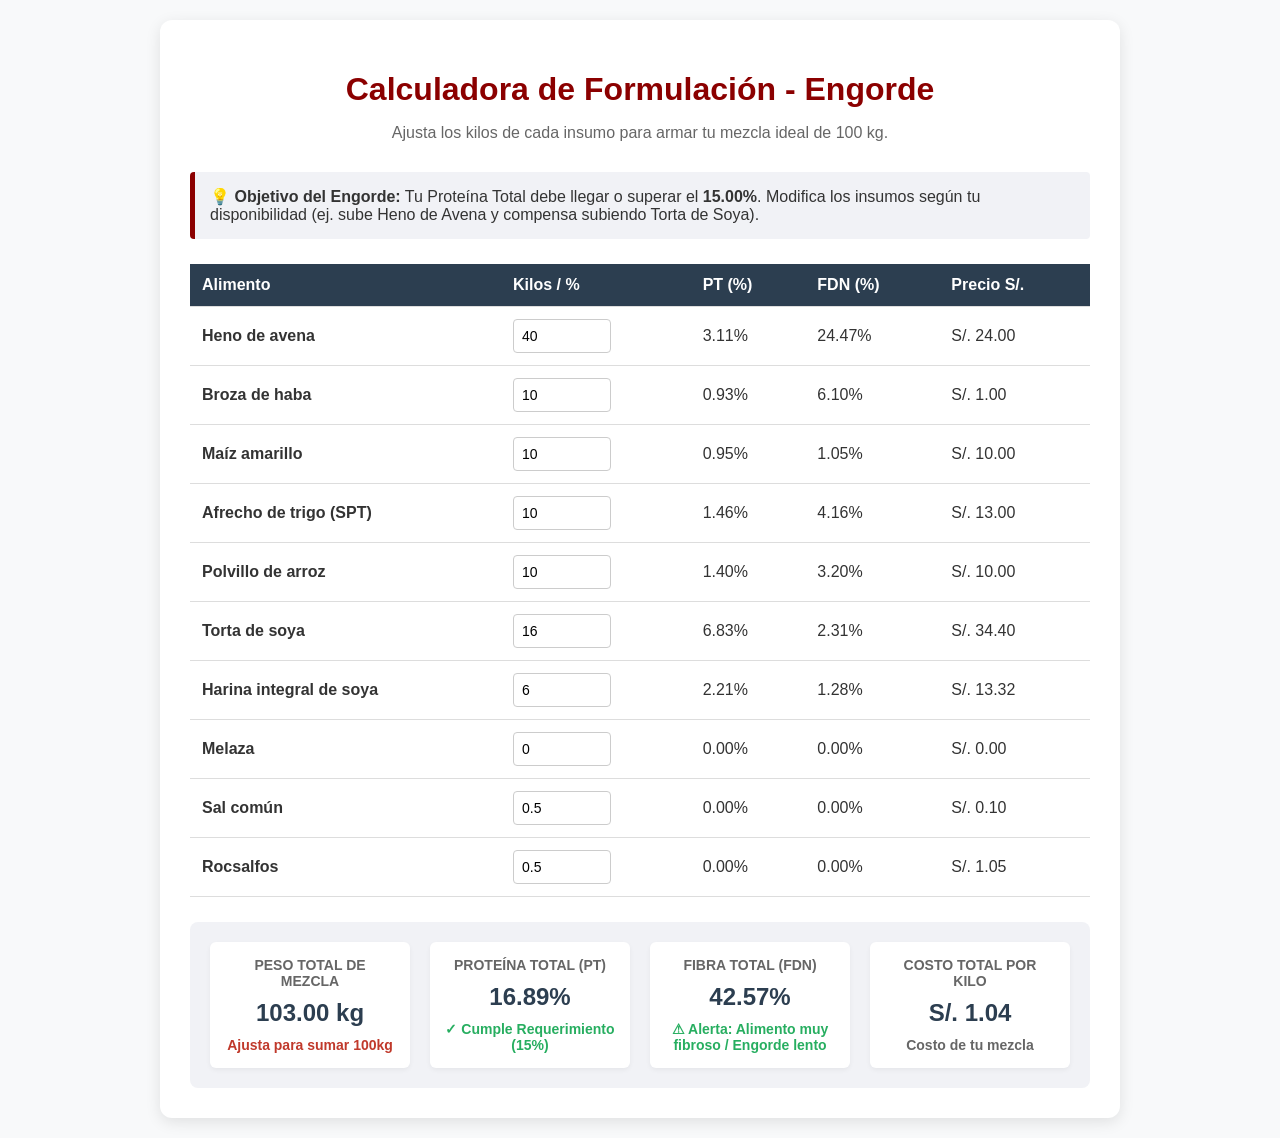
<file: index.html>
<!DOCTYPE html>
<html lang="es">
<head>
    <meta charset="UTF-8">
    <meta name="viewport" content="width=device-width, initial-scale=1.0">
    <title>Calculadora de Ración de Engorde</title>
    <!-- Enlace al archivo de estilos externos -->
    <link rel="stylesheet" href="styles.css">
</head>
<body>

<div class="container">
    <h1>Calculadora de Formulación - Engorde</h1>
    <p class="subtitle">Ajusta los kilos de cada insumo para armar tu mezcla ideal de 100 kg.</p>

    <div class="alert-box">
        💡 <strong>Objetivo del Engorde:</strong> Tu Proteína Total debe llegar o superar el <strong>15.00%</strong>. Modifica los insumos según tu disponibilidad (ej. sube Heno de Avena y compensa subiendo Torta de Soya).
    </div>

    <table>
        <thead>
            <tr>
                <th>Alimento</th>
                <th>Kilos / %</th>
                <th>PT (%)</th>
                <th>FDN (%)</th>
                <th>Precio S/.</th>
            </tr>
        </thead>
        <tbody id="tabla-insumos">
            <!-- Los insumos se cargarán dinámicamente con JavaScript -->
        </tbody>
    </table>

    <div class="summary-box">
        <div class="card">
            <h3>Peso Total de Mezcla</h3>
            <div id="total-peso" class="value">0.00 kg</div>
            <div id="status-peso" class="status"></div>
        </div>
        <div class="card">
            <h3>Proteína Total (PT)</h3>
            <div id="total-pt" class="value">0.00%</div>
            <div id="status-pt" class="status"></div>
        </div>
        <div class="card">
            <h3>Fibra Total (FDN)</h3>
            <div id="total-fdn" class="value">0.00%</div>
            <div id="status-fdn" class="status Rumen-sano">Rumen Sano</div>
        </div>
        <div class="card">
            <h3>Costo Total por Kilo</h3>
            <div id="total-precio" class="value">S/. 0.00</div>
            <div class="status" style="color: #666;">Costo de tu mezcla</div>
        </div>
    </div>
</div>

<!-- Enlace al archivo de lógica JavaScript externa -->
<script src="script.js"></script>
</body>
</html>
</file>
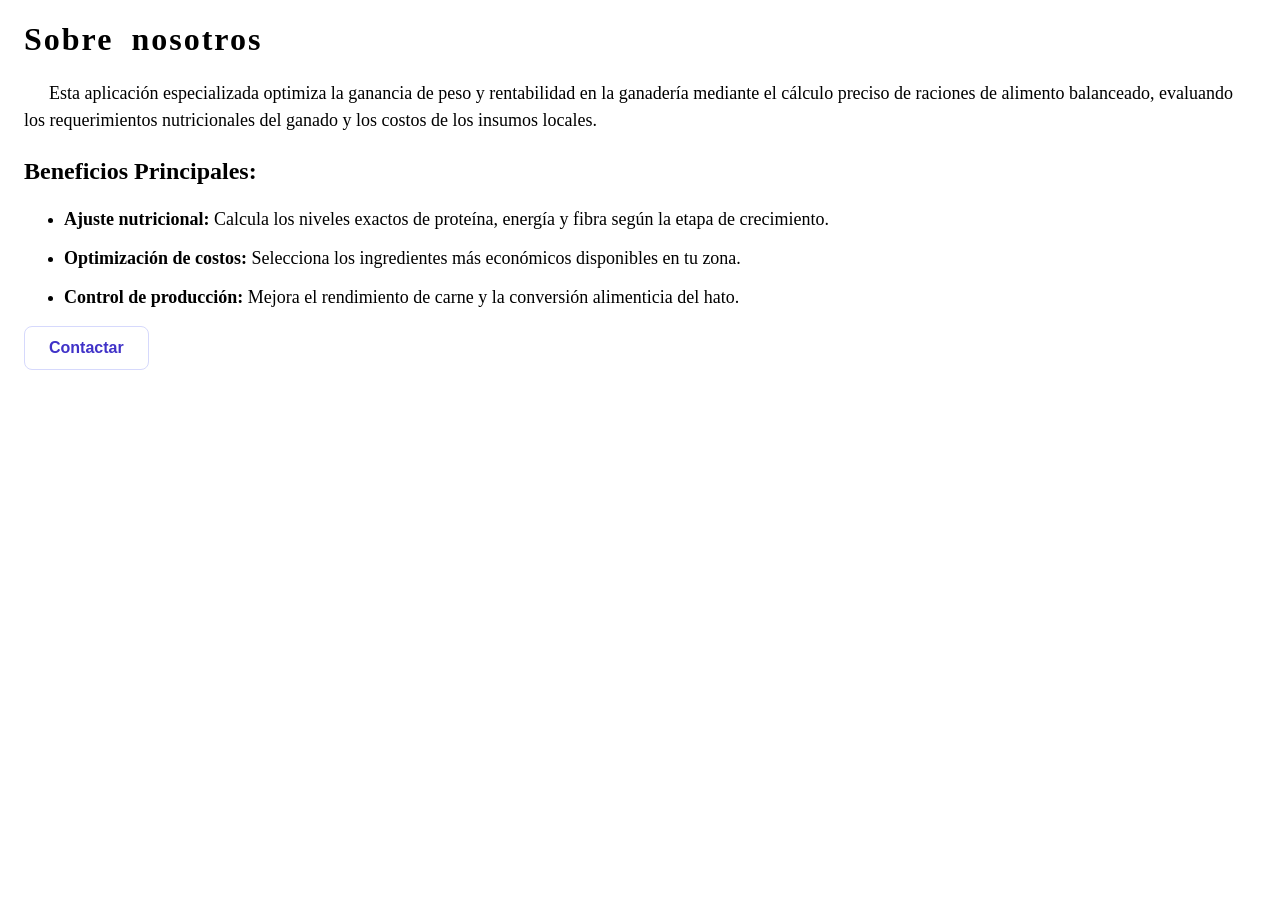
<file: about.html>
<!DOCTYPE html>
<html lang="es">
<head>
    <meta charset="UTF-8">
    <meta name="viewport" content="width=device-width, initial-scale=1.0">
    <title>Sobre nosotros</title>
    <link rel="stylesheet" href="style-about.css">
</head>
<body>
    <h1>Sobre nosotros</h1>
    <p id="content-details">
        Esta aplicación especializada optimiza la ganancia de peso y rentabilidad en la ganadería mediante el cálculo preciso de raciones de alimento balanceado, evaluando los requerimientos nutricionales del ganado y los costos de los insumos locales.
    </p>

    <h3>Beneficios Principales:</h3>
    <ul>
        <li>
            <p>
                <strong>Ajuste nutricional:</strong>
                Calcula los niveles exactos de proteína, energía y fibra según la etapa de crecimiento.
            </p>
        </li>
        <li>
            <p>
                <strong>Optimización de costos:</strong>
                Selecciona los ingredientes más económicos disponibles en tu zona.
            </p>
        </li>
        <li>
            <p>
                <strong>Control de producción:</strong>
                Mejora el rendimiento de carne y la conversión alimenticia del hato.
            </p>

        </li>
    </ul>

    <button id="button-contact">Contactar</button>
</body>
</html>
</file>
<file: styles.css>
:root {
    --primary: #8B0000;
    --secondary: #2c3e50;
    --bg: #f8f9fa;
    --card-bg: #ffffff;
    --text: #333333;
    --success: #27ae60;
    --danger: #c0392b;
}

body {
    font-family: 'Segoe UI', Tahoma, Geneva, Verdana, sans-serif;
    background-color: var(--bg);
    color: var(--text);
    margin: 0;
    padding: 20px;
}

.container {
    max-width: 900px;
    margin: 0 auto;
    background: var(--card-bg);
    padding: 30px;
    border-radius: 12px;
    box-shadow: 0 4px 15px rgba(0,0,0,0.1);
}

h1 {
    color: var(--primary);
    text-align: center;
    margin-bottom: 5px;
}

p.subtitle {
    text-align: center;
    color: #666;
    margin-bottom: 30px;
}

.alert-box {
    background-color: #f1f2f6;
    border-left: 5px solid var(--primary);
    padding: 15px;
    border-radius: 4px;
    margin-bottom: 25px;
    font-weight: 500;
}

table {
    width: 100%;
    border-collapse: collapse;
    margin-bottom: 25px;
}

th, td {
    padding: 12px;
    text-align: left;
    border-bottom: 1px solid #ddd;
}

th {
    background-color: var(--secondary);
    color: white;
}

input[type="number"] {
    width: 80px;
    padding: 8px;
    border: 1px solid #ccc;
    border-radius: 4px;
    font-size: 14px;
}

.summary-box {
    display: grid;
    grid-template-columns: repeat(auto-fit, minmax(200px, 1fr));
    gap: 20px;
    margin-top: 20px;
    padding: 20px;
    background: #f1f2f6;
    border-radius: 8px;
}

.card {
    background: white;
    padding: 15px;
    border-radius: 6px;
    text-align: center;
    box-shadow: 0 2px 5px rgba(0,0,0,0.05);
}

.card h3 {
    margin: 0 0 10px 0;
    font-size: 14px;
    color: #666;
    text-transform: uppercase;
}

.card .value {
    font-size: 24px;
    font-weight: bold;
    color: var(--secondary);
}

.status {
    margin-top: 10px;
    font-weight: bold;
    font-size: 14px;
}

.cumple { color: var(--success); }
.no-cumple { color: var(--danger); }
.Rumen-sano { color: var(--success); }
</file>
<file: style-about.css>
body {
	padding-left: 16px;
	padding-right: 16px;
}

h1 {
	font-size: 32px;
	letter-spacing: 2px;
	word-spacing: 8px;
}

h3	{
	font-size: 24px;
}

p {
	font-size: 18px;
}

#content-details {
	line-height: 1.5;
	text-indent: 25px;
}

#button-contact {
font-size: 16px;
font-weight: 600;
border: 1px solid #d6d9fc;
color: #4032c8;
/*background: #533afd;*/
background: white;
display: inline-block;
padding: 12px 24px;
border-radius: 8px;
/*height: 44px;*/
transition: border-color .3s;
}

#button-contact:hover {
	border: 1px solid #4032c8;
}
</file>
